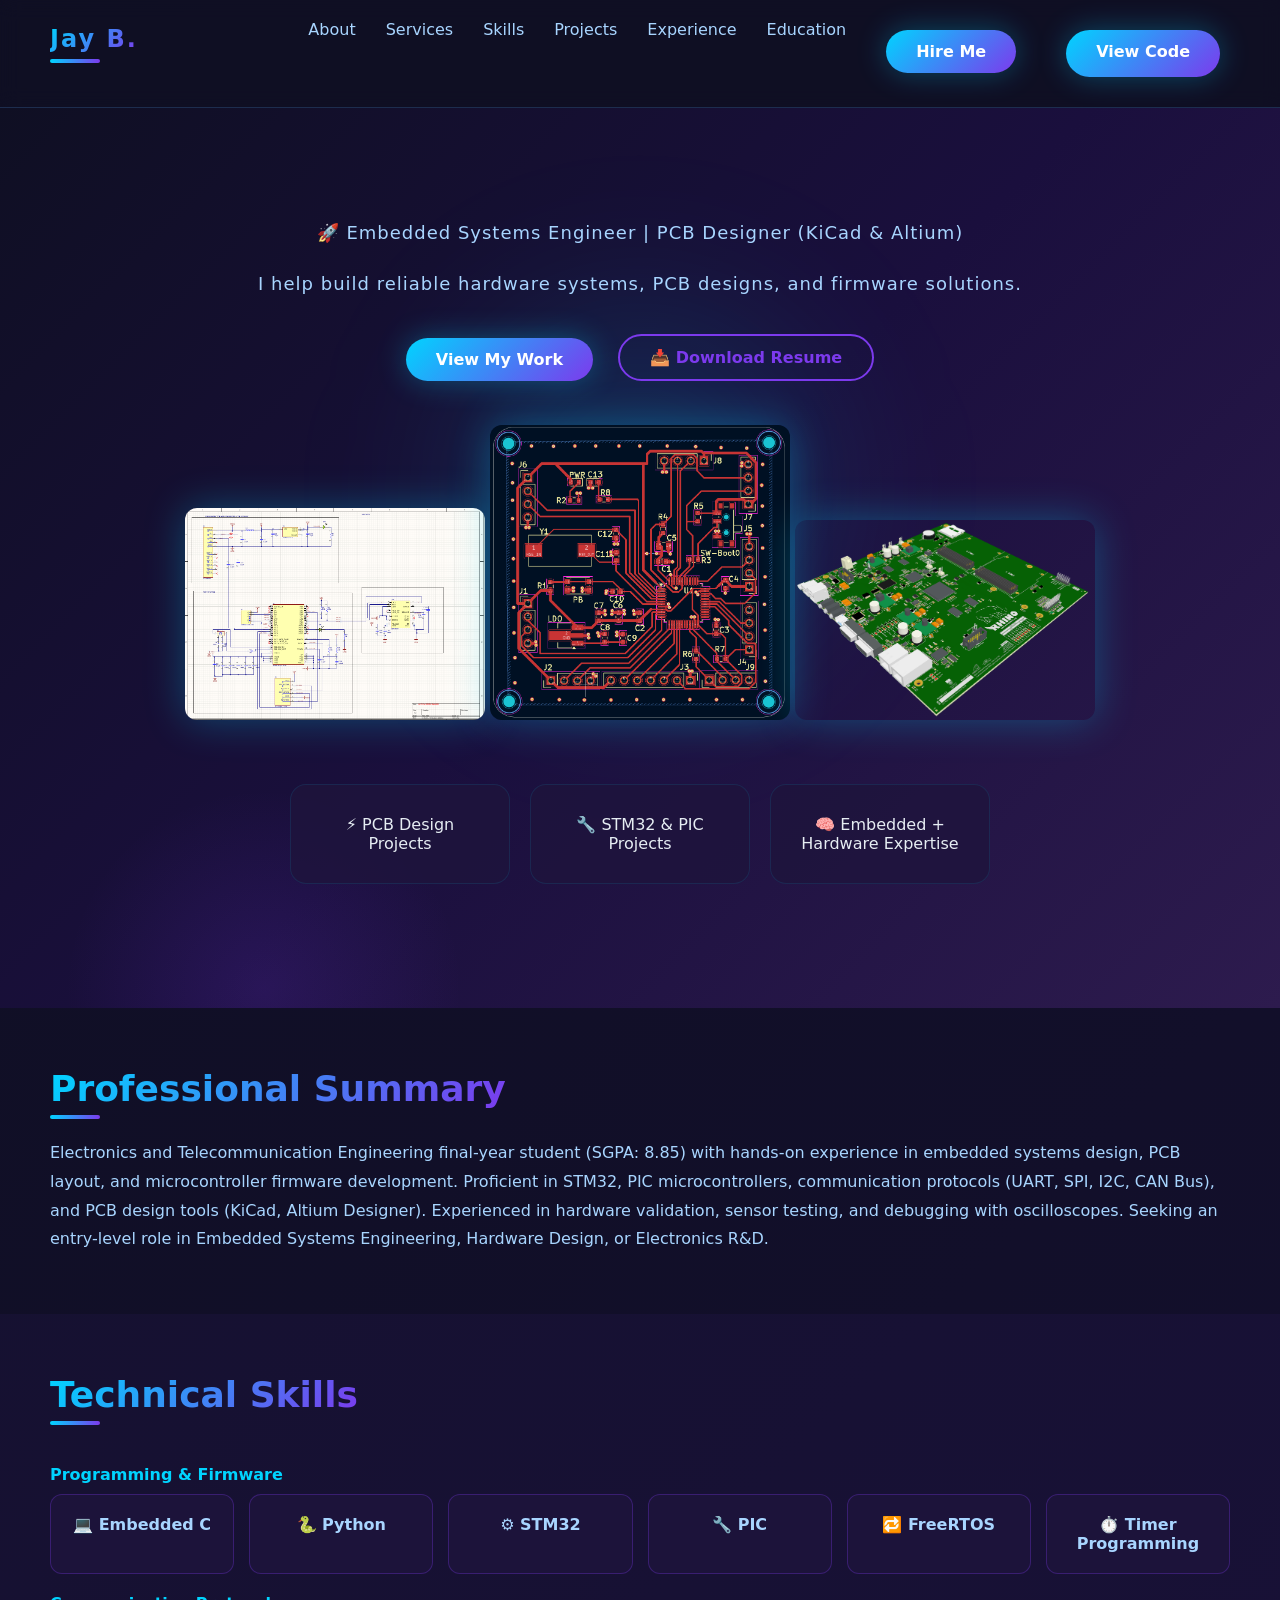
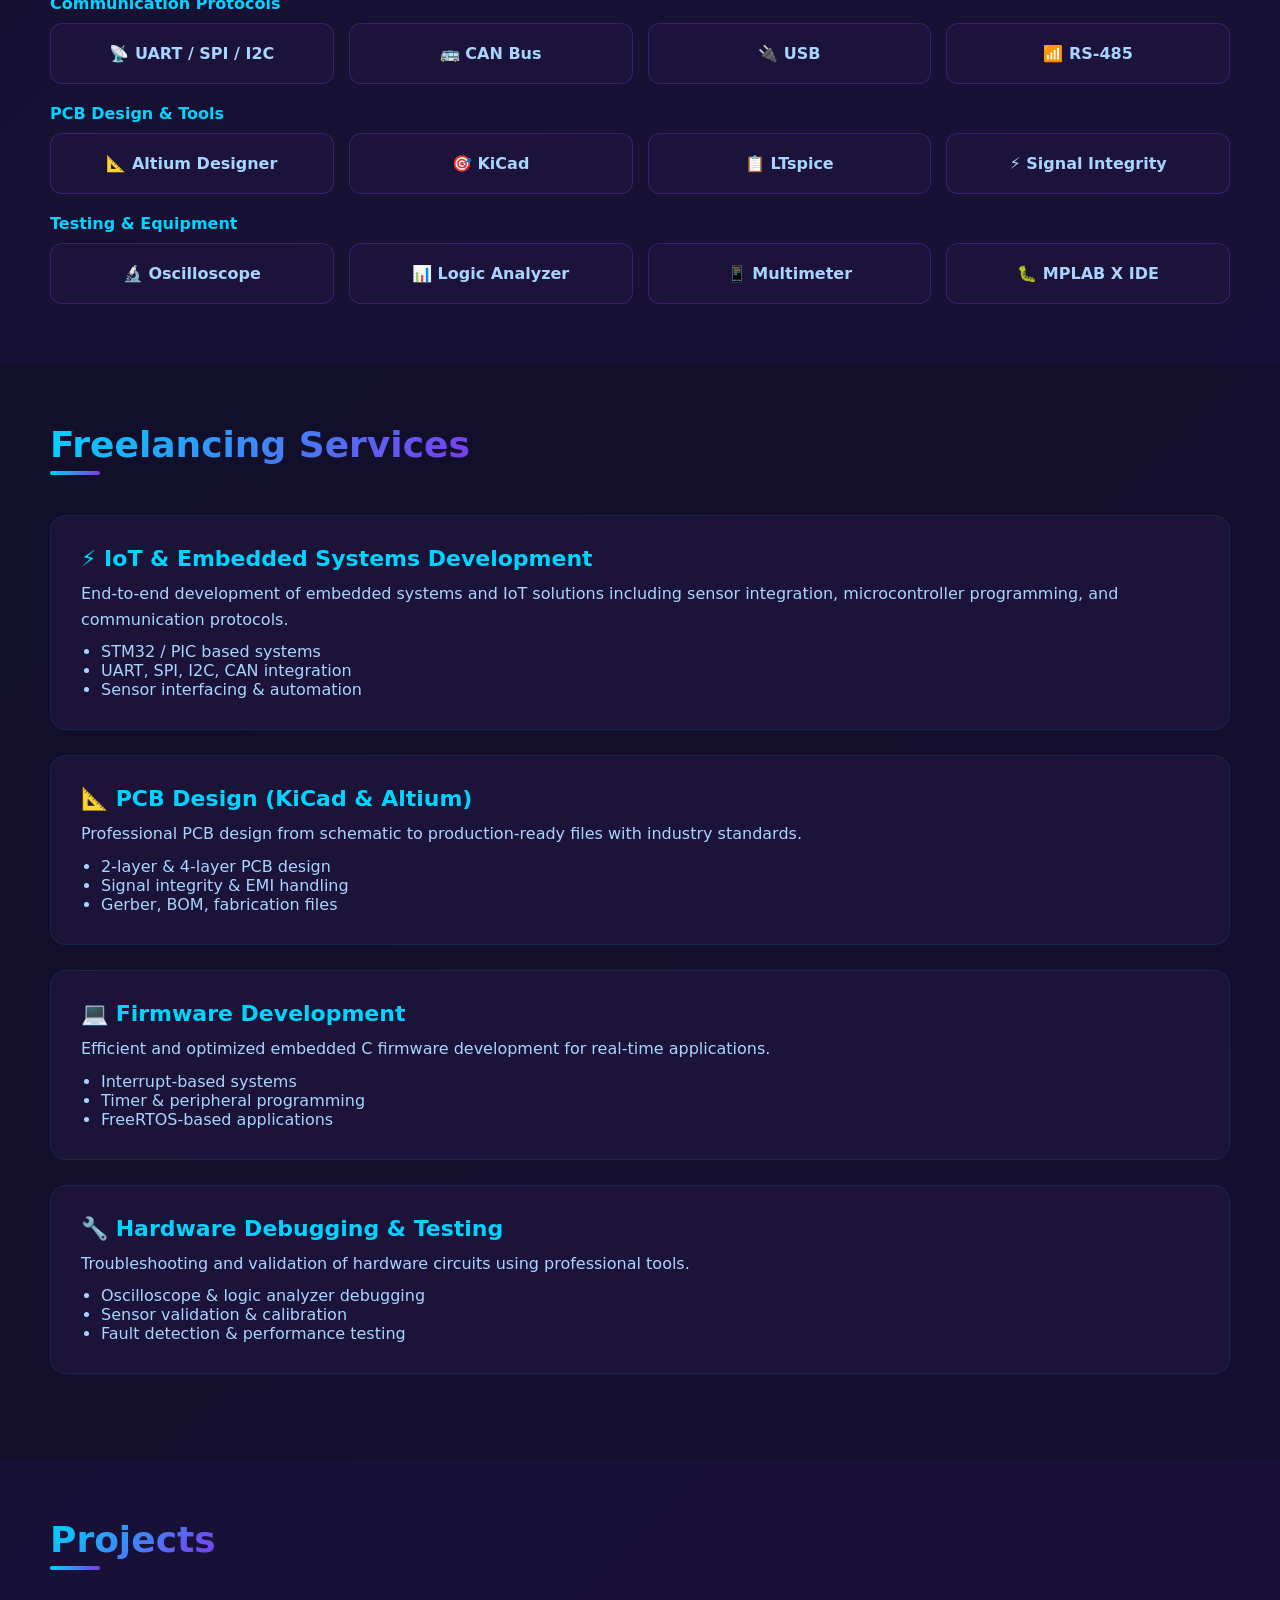
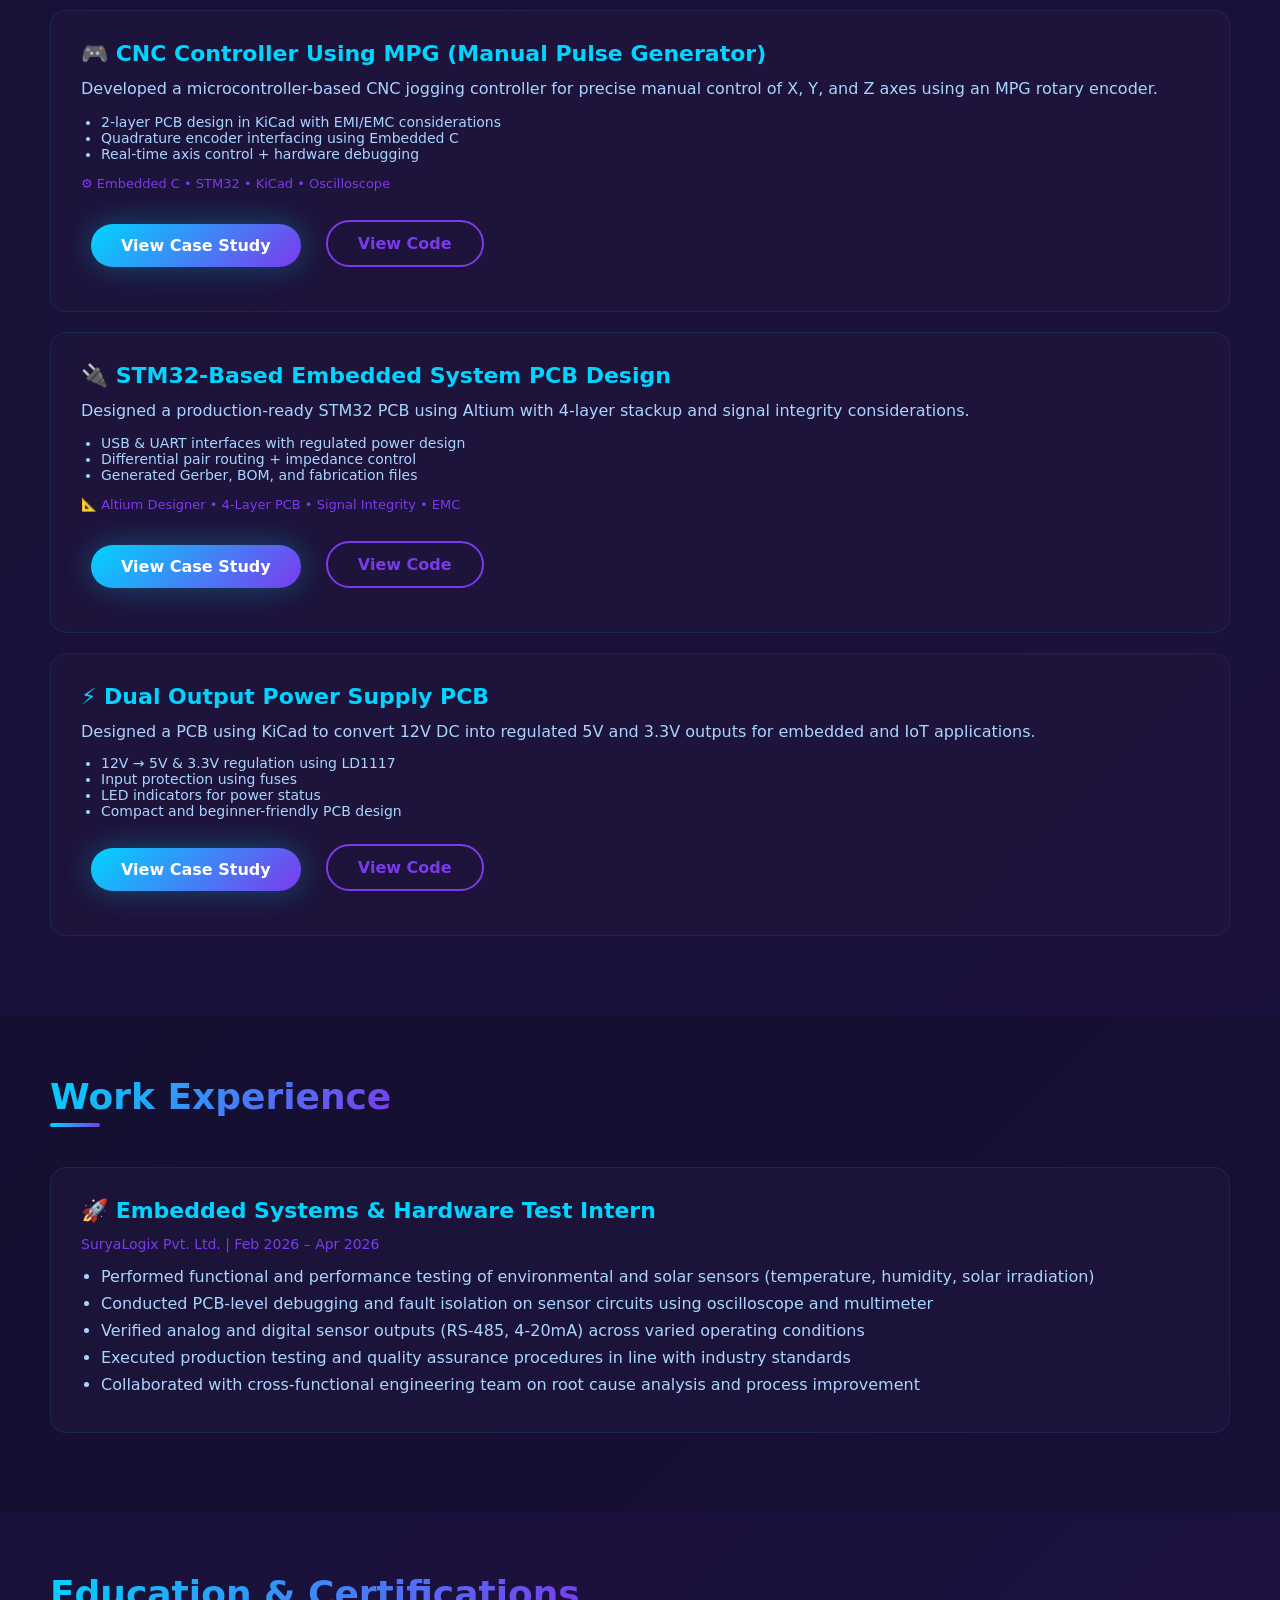
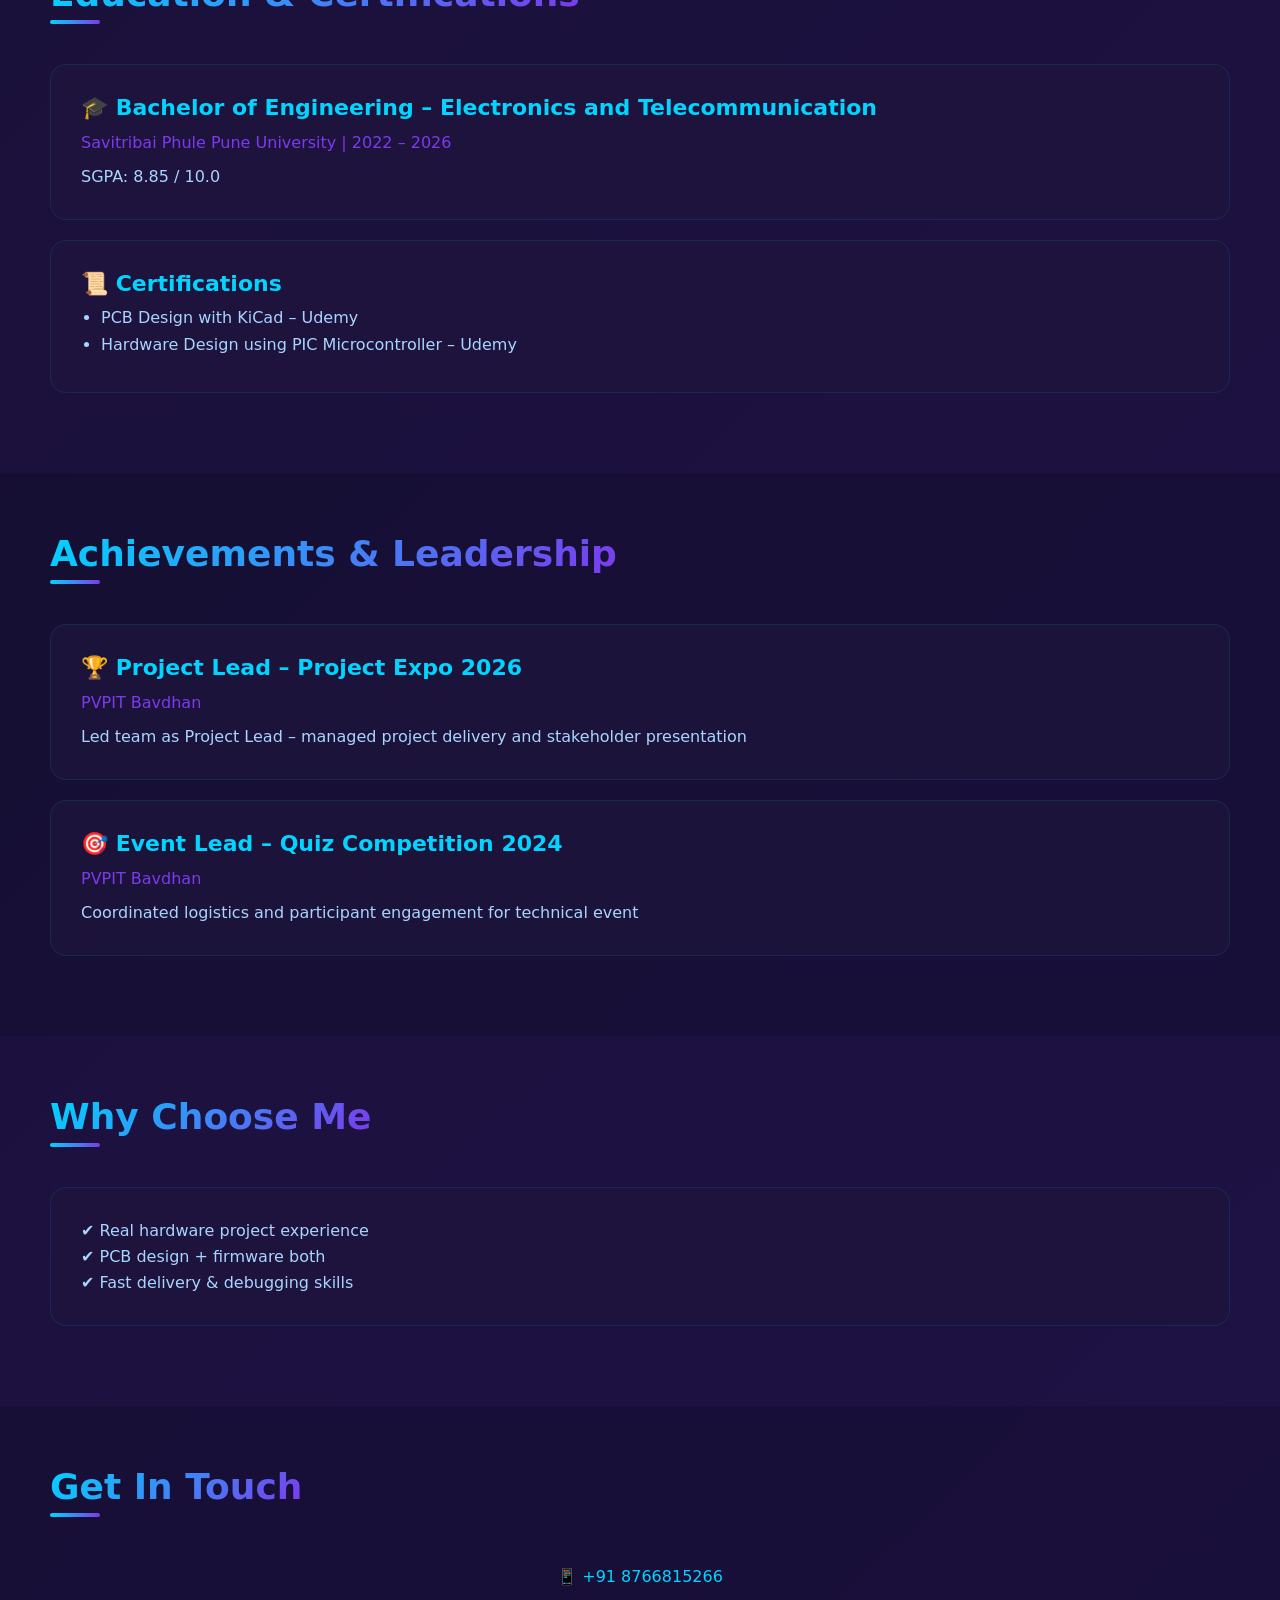
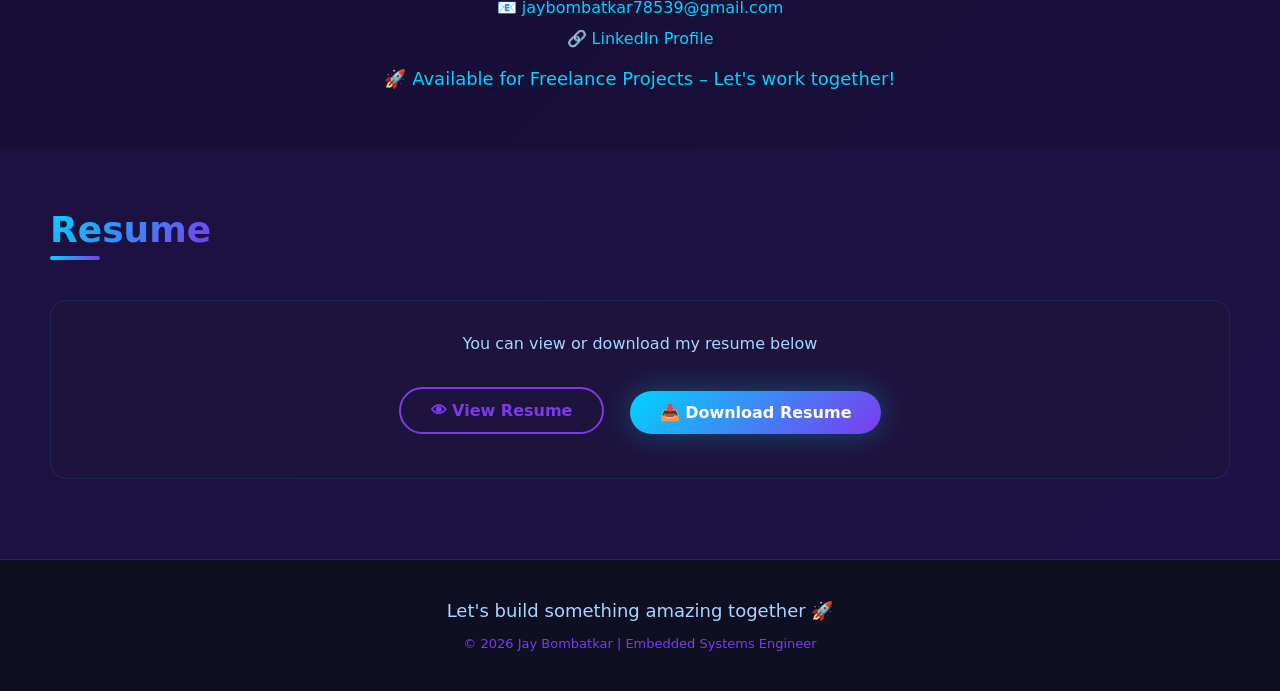
<file: index.html>
<!DOCTYPE html>
<html lang="en">
<head>
  <meta charset="UTF-8">
  <meta name="viewport" content="width=device-width, initial-scale=1.0">
  <title>Jay Bombatkar | Embedded Engineer</title>
  <link rel="stylesheet" href="style.css">
</head>
<body>

<nav>
  <h2>Jay B.</h2>
  <ul>
    <li><a href="#about">About</a></li>
    <li><a href="#services">Services</a></li>
    <li><a href="#skills">Skills</a></li>
    <li><a href="#projects">Projects</a></li>
    <li><a href="#experience">Experience</a></li>
    <li><a href="#education">Education</a></li>
    <li><a href="#contact" class="btn">Hire Me</a></li>
    <a href="https://github.com/jayxgithub" class="btn">View Code</a>
  </ul>
</nav>

<header class="hero">
  <div class="hero-content">

    <!-- 🔥 Strong Headline -->
    <h1 id="typing"></h1>

    <p style="font-size:18px; margin-top:10px;">
      🚀 Embedded Systems Engineer | PCB Designer (KiCad & Altium)
    </p>

    <p style="margin-top:10px; color:#a8d5ff;">
      I help build reliable hardware systems, PCB designs, and firmware solutions.
    </p>

    <!-- 🔥 Buttons -->
    <div class="hero-buttons">
      <a href="#projects" class="btn">View My Work</a>
      <a href="assets/Jay_Bombatkar_Resume.pdf" download class="btn-outline">📥 Download Resume</a>
    </div>

    <!-- 🖼 PCB IMAGE -->
    <img src="assets/pcb1.png"
         style="width:300px; margin-top:30px; border-radius:12px; box-shadow:0 0 40px rgba(0,212,255,0.3);">
    
    <img src="assets/pcb2.png"
         style="width:300px; margin-top:30px; border-radius:12px; box-shadow:0 0 40px rgba(0,212,255,0.3);">
    
    <img src="assets/pcb3.png"
         style="width:300px; margin-top:30px; border-radius:12px; box-shadow:0 0 40px rgba(0,212,255,0.3);">

   
    <!-- 💡 FEATURE CARDS -->
    <div style="margin-top:40px; display:flex; justify-content:center; gap:20px; flex-wrap:wrap;">

      <div class="card" style="width:220px;">
        ⚡ PCB Design Projects
      </div>

      <div class="card" style="width:220px;">
        🔧 STM32 & PIC Projects
      </div>

      <div class="card" style="width:220px;">
        🧠 Embedded + Hardware Expertise
      </div>

    </div>

  </div>
</header>


<section id="about">
  <h2>Professional Summary</h2>
  <p style="font-size: 16px; line-height: 1.8; color: #a8d5ff;">
    Electronics and Telecommunication Engineering final-year student (SGPA: 8.85) with hands-on experience in embedded systems design, PCB layout, and microcontroller firmware development. Proficient in STM32, PIC microcontrollers, communication protocols (UART, SPI, I2C, CAN Bus), and PCB design tools (KiCad, Altium Designer). Experienced in hardware validation, sensor testing, and debugging with oscilloscopes. Seeking an entry-level role in Embedded Systems Engineering, Hardware Design, or Electronics R&D.
  </p>
</section>

<section id="skills">
  <h2>Technical Skills</h2>
  <div style="margin-top: 20px;">
    <h4 style="color: #00d4ff; margin-top: 20px; margin-bottom: 10px;">Programming & Firmware</h4>
    <div class="grid">
      <div>💻 Embedded C</div>
      <div>🐍 Python</div>
      <div>⚙️ STM32</div>
      <div>🔧 PIC</div>
      <div>🔁 FreeRTOS</div>
      <div>⏱️ Timer Programming</div>
    </div>
    
    <h4 style="color: #00d4ff; margin-top: 20px; margin-bottom: 10px;">Communication Protocols</h4>
    <div class="grid">
      <div>📡 UART / SPI / I2C</div>
      <div>🚌 CAN Bus</div>
      <div>🔌 USB</div>
      <div>📶 RS-485</div>
    </div>
    
    <h4 style="color: #00d4ff; margin-top: 20px; margin-bottom: 10px;">PCB Design & Tools</h4>
    <div class="grid">
      <div>📐 Altium Designer</div>
      <div>🎯 KiCad</div>
      <div>📋 LTspice</div>
      <div>⚡ Signal Integrity</div>
    </div>
    
    <h4 style="color: #00d4ff; margin-top: 20px; margin-bottom: 10px;">Testing & Equipment</h4>
    <div class="grid">
      <div>🔬 Oscilloscope</div>
      <div>📊 Logic Analyzer</div>
      <div>📱 Multimeter</div>
      <div>🐛 MPLAB X IDE</div>
    </div>
  </div>
</section>

<section id="services">
  <h2>Freelancing Services</h2>

  <div class="card">
    <h3>⚡ IoT & Embedded Systems Development</h3>
    <p>
      End-to-end development of embedded systems and IoT solutions including sensor integration,
      microcontroller programming, and communication protocols.
    </p>
    <ul style="margin-top: 10px; margin-left: 20px; color: #a8d5ff;">
      <li>STM32 / PIC based systems</li>
      <li>UART, SPI, I2C, CAN integration</li>
      <li>Sensor interfacing & automation</li>
    </ul>
  </div>

  <div class="card">
    <h3>📐 PCB Design (KiCad & Altium)</h3>
    <p>
      Professional PCB design from schematic to production-ready files with industry standards.
    </p>
    <ul style="margin-top: 10px; margin-left: 20px; color: #a8d5ff;">
      <li>2-layer & 4-layer PCB design</li>
      <li>Signal integrity & EMI handling</li>
      <li>Gerber, BOM, fabrication files</li>
    </ul>
  </div>

  <div class="card">
    <h3>💻 Firmware Development</h3>
    <p>
      Efficient and optimized embedded C firmware development for real-time applications.
    </p>
    <ul style="margin-top: 10px; margin-left: 20px; color: #a8d5ff;">
      <li>Interrupt-based systems</li>
      <li>Timer & peripheral programming</li>
      <li>FreeRTOS-based applications</li>
    </ul>
  </div>

  <div class="card">
    <h3>🔧 Hardware Debugging & Testing</h3>
    <p>
      Troubleshooting and validation of hardware circuits using professional tools.
    </p>
    <ul style="margin-top: 10px; margin-left: 20px; color: #a8d5ff;">
      <li>Oscilloscope & logic analyzer debugging</li>
      <li>Sensor validation & calibration</li>
      <li>Fault detection & performance testing</li>
    </ul>
  </div>

</section>

<section id="projects">
  <h2>Projects</h2>

  <div class="card">
  <h3>🎮 CNC Controller Using MPG (Manual Pulse Generator)</h3>

  <p>
    Developed a microcontroller-based CNC jogging controller for precise manual control of X, Y, and Z axes using an MPG rotary encoder.
  </p>

  <ul style="margin: 12px 0 12px 20px; color: #a8d5ff; font-size: 14px;">
    <li>2-layer PCB design in KiCad with EMI/EMC considerations</li>
    <li>Quadrature encoder interfacing using Embedded C</li>
    <li>Real-time axis control + hardware debugging</li>
  </ul>

  <p style="font-size: 13px; color: #7c3aed; margin-top: 12px; margin-bottom: 15px;">
    ⚙️ Embedded C • STM32 • KiCad • Oscilloscope
  </p>

  <!-- 🔥 Buttons -->
  <div style="margin-top:15px;">
    <a href="projects/cnc-controller.html" class="btn">View Case Study</a>
    <a href="https://github.com/yourusername/cnc-controller" class="btn-outline">View Code</a>
  </div>
</div>

  <div class="card">
  <h3>🔌 STM32-Based Embedded System PCB Design</h3>

  <p>
    Designed a production-ready STM32 PCB using Altium with 4-layer stackup and signal integrity considerations.
  </p>

  <ul style="margin: 12px 0 12px 20px; color: #a8d5ff; font-size: 14px;">
    <li>USB & UART interfaces with regulated power design</li>
    <li>Differential pair routing + impedance control</li>
    <li>Generated Gerber, BOM, and fabrication files</li>
  </ul>

  <p style="font-size: 13px; color: #7c3aed; margin-top: 12px; margin-bottom: 15px;">
    📐 Altium Designer • 4-Layer PCB • Signal Integrity • EMC
  </p>

  <!-- 🔥 Buttons -->
  <div style="margin-top:15px;">
    <a href="projects/stm32-pcb.html" class="btn">View Case Study</a>
    <a href="https://github.com/yourusername/stm32-pcb" class="btn-outline">View Code</a>
  </div>
</div>

  <div class="card">
  <h3>⚡ Dual Output Power Supply PCB</h3>

  <p>
    Designed a PCB using KiCad to convert 12V DC into regulated 5V and 3.3V outputs 
    for embedded and IoT applications.
  </p>

  <ul style="margin: 10px 0 10px 20px; color: #a8d5ff; font-size: 14px;">
    <li>12V → 5V & 3.3V regulation using LD1117</li>
    <li>Input protection using fuses</li>
    <li>LED indicators for power status</li>
    <li>Compact and beginner-friendly PCB design</li>
  </ul>

  <!-- 🔗 Buttons -->
  <div style="margin-top: 15px;">
    <a href="projects/power-supply.html" class="btn">View Case Study</a>
    <a href="https://github.com/jayxgithub/Dual-Output-Power-Supply-PCB-12V-5V-3.3V-" class="btn-outline">View Code</a>
  </div>
</div>

</section>

<section id="experience">
  <h2>Work Experience</h2>
  <div class="card">
    <h3>🚀 Embedded Systems & Hardware Test Intern</h3>
    <p style="font-size: 14px; color: #7c3aed; margin-bottom: 12px;">SuryaLogix Pvt. Ltd. | Feb 2026 – Apr 2026</p>
    <ul style="margin-top: 12px; margin-left: 20px;">
      <li style="color: #a8d5ff; margin: 8px 0;">Performed functional and performance testing of environmental and solar sensors (temperature, humidity, solar irradiation)</li>
      <li style="color: #a8d5ff; margin: 8px 0;">Conducted PCB-level debugging and fault isolation on sensor circuits using oscilloscope and multimeter</li>
      <li style="color: #a8d5ff; margin: 8px 0;">Verified analog and digital sensor outputs (RS-485, 4-20mA) across varied operating conditions</li>
      <li style="color: #a8d5ff; margin: 8px 0;">Executed production testing and quality assurance procedures in line with industry standards</li>
      <li style="color: #a8d5ff; margin: 8px 0;">Collaborated with cross-functional engineering team on root cause analysis and process improvement</li>
    </ul>
  </div>
</section>

<section id="education">
  <h2>Education & Certifications</h2>
  <div class="card">
    <h3>🎓 Bachelor of Engineering – Electronics and Telecommunication</h3>
    <p style="color: #7c3aed; margin-bottom: 8px;">Savitribai Phule Pune University | 2022 – 2026</p>
    <p style="color: #a8d5ff;">SGPA: 8.85 / 10.0</p>
  </div>
  
  <div class="card">
    <h3>📜 Certifications</h3>
    <ul style="margin-top: 12px; margin-left: 20px;">
      <li style="color: #a8d5ff; margin: 8px 0;">PCB Design with KiCad – Udemy</li>
      <li style="color: #a8d5ff; margin: 8px 0;">Hardware Design using PIC Microcontroller – Udemy</li>
    </ul>
  </div>
</section>

<section id="achievements">
  <h2>Achievements & Leadership</h2>
  <div class="card">
    <h3>🏆 Project Lead – Project Expo 2026</h3>
    <p style="color: #7c3aed; margin-bottom: 8px;">PVPIT Bavdhan</p>
    <p style="color: #a8d5ff;">Led team as Project Lead – managed project delivery and stakeholder presentation</p>
  </div>
  
  <div class="card">
    <h3>🎯 Event Lead – Quiz Competition 2024</h3>
    <p style="color: #7c3aed; margin-bottom: 8px;">PVPIT Bavdhan</p>
    <p style="color: #a8d5ff;">Coordinated logistics and participant engagement for technical event</p>
  </div>
</section>

<section>
  <h2>Why Choose Me</h2>

  <div class="card">
    <p>✔ Real hardware project experience</p>
    <p>✔ PCB design + firmware both</p>
    <p>✔ Fast delivery & debugging skills</p>
  </div>
</section>

<section id="contact">
  <h2>Get In Touch</h2>
  <div style="text-align: center; margin-top: 30px;">
    <p style="font-size: 16px; color: #a8d5ff; margin: 12px 0;">📱 <a href="tel:+918766815266" style="color: #00d4ff; text-decoration: none;">+91 8766815266</a></p>
    <p style="font-size: 16px; color: #a8d5ff; margin: 12px 0;">📧 <a href="mailto:jaybombatkar78539@gmail.com" style="color: #00d4ff; text-decoration: none;">jaybombatkar78539@gmail.com</a></p>
    <p style="font-size: 16px; color: #a8d5ff; margin: 12px 0;">🔗 <a href="https://www.linkedin.com/in/jay-bombatkar-2436332b5/" target="_blank" style="color: #00d4ff; text-decoration: none;">LinkedIn Profile</a></p>
    <p style="margin-top: 20px; font-size: 18px; color: #00d4ff;">
  🚀 Available for Freelance Projects – Let's work together!
</p> 
</div>
</section>

<section id="resume">
  <h2>Resume</h2>

  <div class="card" style="text-align:center;">
    <p style="margin-bottom:20px; color:#a8d5ff;">
      You can view or download my resume below
    </p>

    <a href="assets/Jay_Bombatkar_Resume.pdf" target="_blank" class="btn-outline">👁 View Resume</a>
    <a href="assets/Jay_Bombatkar_Resume.pdf" download class="btn">📥 Download Resume</a>
  </div>
</section>

<footer>
  <p style="margin-bottom: 10px; font-size: 18px;">Let's build something amazing together 🚀</p>
  <p style="font-size: 13px; color: #7c3aed; margin-top: 15px;">© 2026 Jay Bombatkar | Embedded Systems Engineer</p>
</footer>

</body>
</html>
</file>
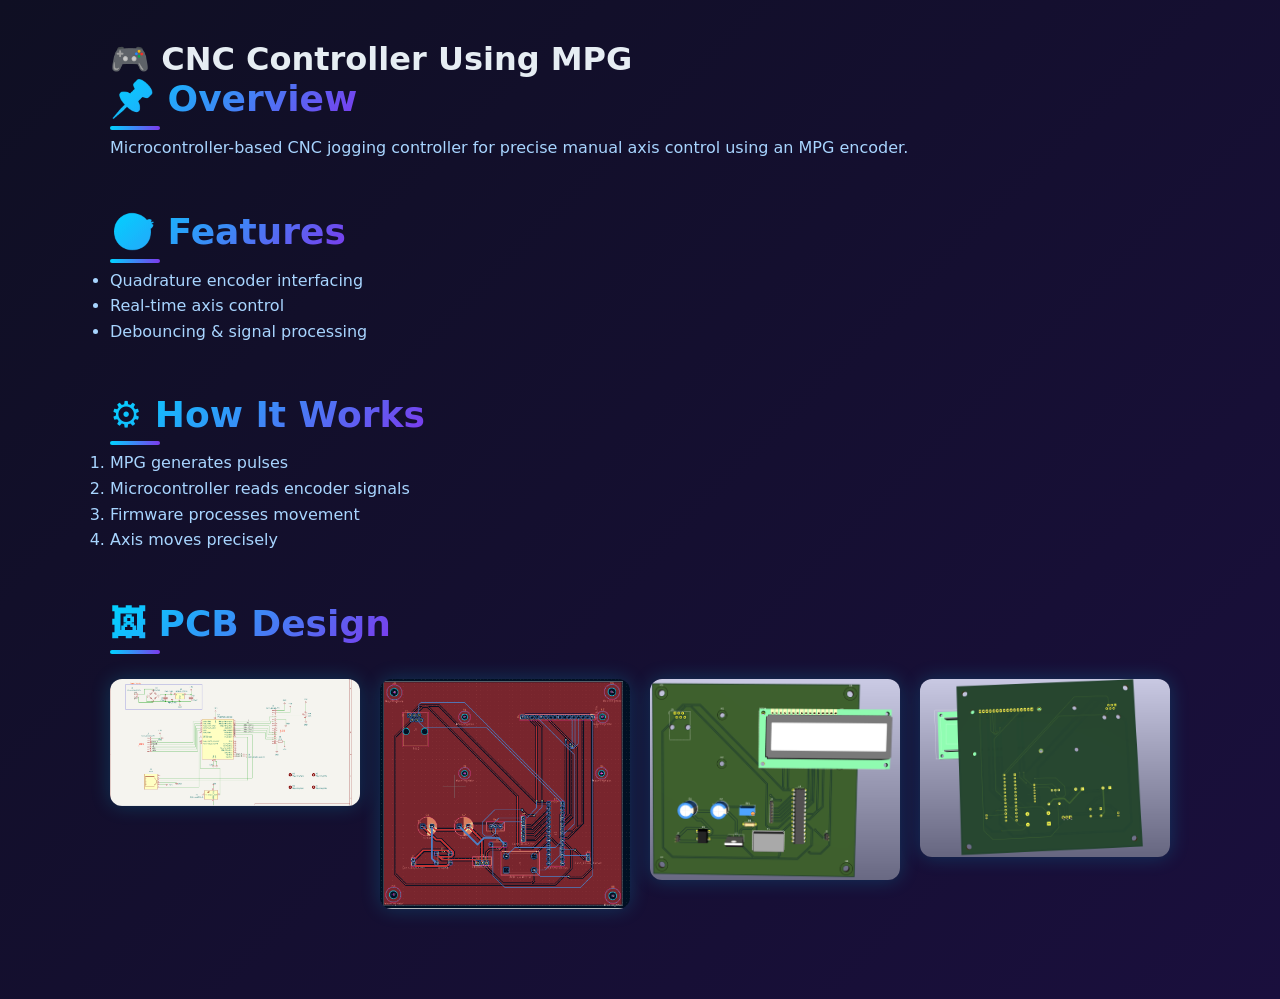
<file: projects/cnc-controller.html>
<!DOCTYPE html>
<html lang="en">
<head>
  <meta charset="UTF-8">
  <title>CNC Controller Using MPG</title>
  <link rel="stylesheet" href="../style.css">

  <style>
    .container { max-width: 1100px; margin: auto; padding: 40px 20px; }
    .section { margin-bottom: 50px; }
    .section h2 { margin-bottom: 15px; }
    .section p, li { color: #a8d5ff; line-height: 1.6; }

    .pcb-gallery {
      display: grid;
      grid-template-columns: repeat(auto-fit, minmax(250px, 1fr));
      gap: 20px;
      margin-top: 20px;
    }

    .pcb-gallery img {
      width: 100%;
      border-radius: 12px;
      transition: 0.3s;
      box-shadow: 0 0 20px rgba(0,212,255,0.2);
    }

    .pcb-gallery img:hover {
      transform: scale(1.05);
      box-shadow: 0 0 40px rgba(0,212,255,0.5);
    }
  </style>
</head>

<body>

<div class="container">

  <h1>🎮 CNC Controller Using MPG</h1>

  <div class="section">
    <h2>📌 Overview</h2>
    <p>
      Microcontroller-based CNC jogging controller for precise manual axis control using an MPG encoder.
    </p>
  </div>

  <div class="section">
    <h2>🎯 Features</h2>
    <ul>
      <li>Quadrature encoder interfacing</li>
      <li>Real-time axis control</li>
      <li>Debouncing & signal processing</li>
    </ul>
  </div>

  <div class="section">
    <h2>⚙️ How It Works</h2>
    <ol>
      <li>MPG generates pulses</li>
      <li>Microcontroller reads encoder signals</li>
      <li>Firmware processes movement</li>
      <li>Axis moves precisely</li>
    </ol>
  </div>

  <div class="section">
    <h2>🖼 PCB Design</h2>
    <div class="pcb-gallery">
      <img src="..\assets\cnc\pcb1.png">
      <img src="..\assets\cnc\pcb2.png">
      <img src="..\assets\cnc\pcb3.png">
      <img src="..\assets\cnc\pcb4.png">
    </div>
  </div>

</div>

</body>
</html>
</file>
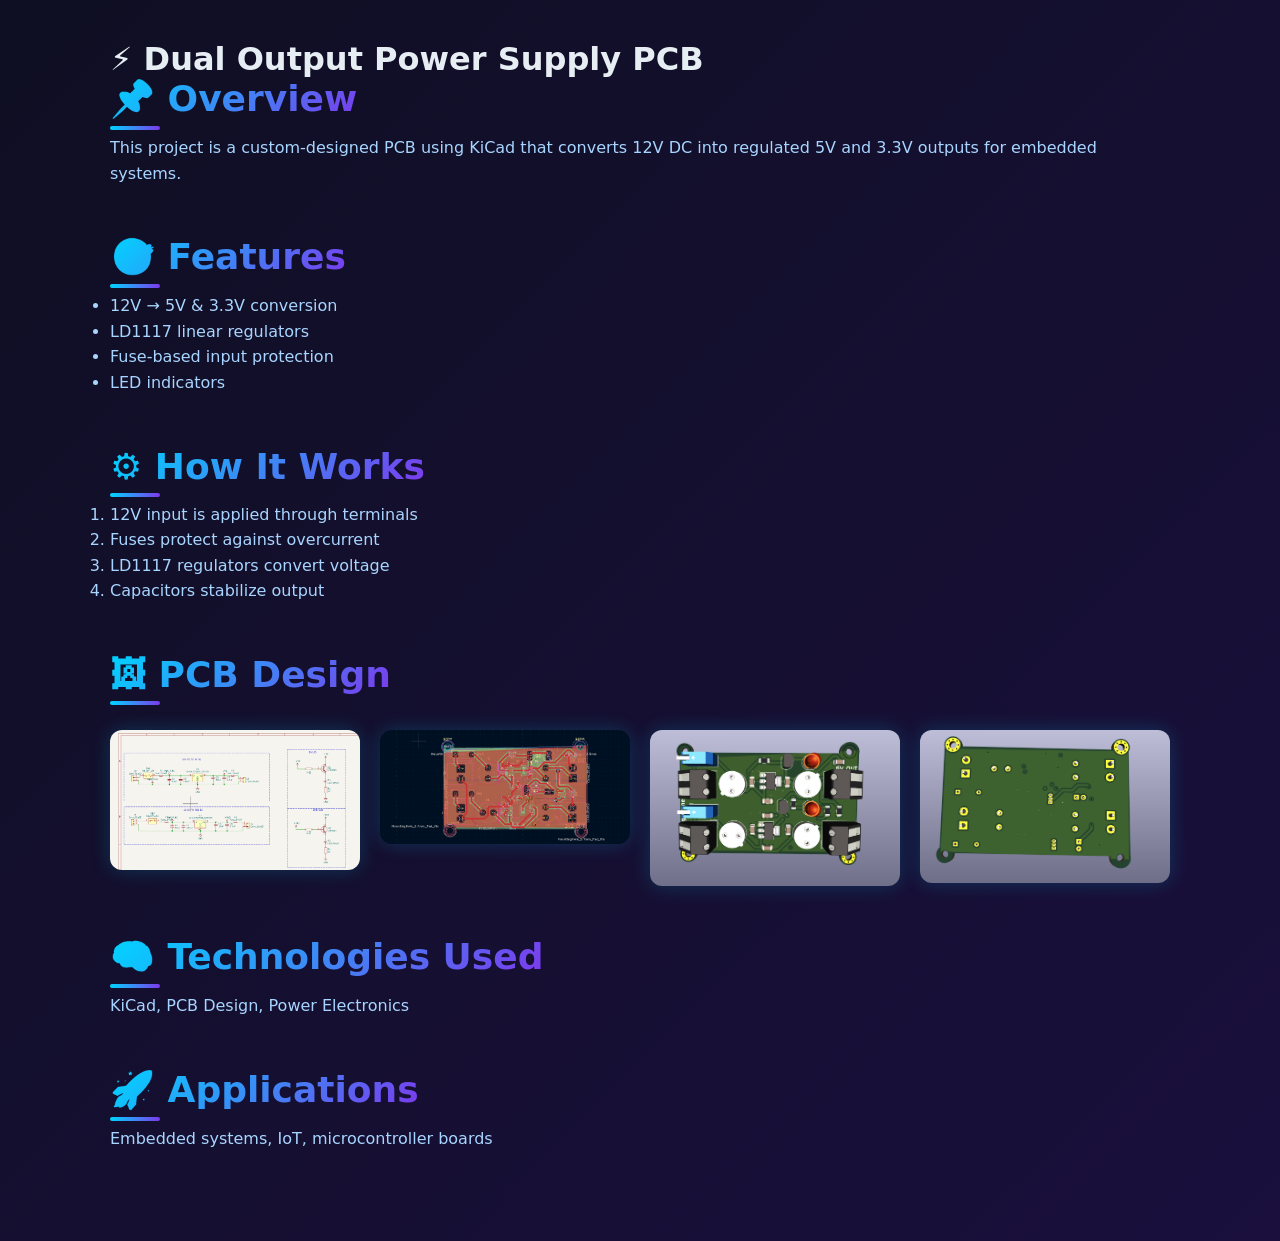
<file: projects/power-supply.html>
<!DOCTYPE html>
<html lang="en">
<head>
  <meta charset="UTF-8">
  <title>Dual Output Power Supply PCB</title>
  <link rel="stylesheet" href="../style.css">

  <style>
    .container {
      max-width: 1100px;
      margin: auto;
      padding: 40px 20px;
    }

    .section {
      margin-bottom: 50px;
    }

    .section h2 {
      margin-bottom: 15px;
    }

    .section p, li {
      color: #a8d5ff;
      line-height: 1.6;
    }

    /* 🔥 Image Grid */
    .pcb-gallery {
      display: grid;
      grid-template-columns: repeat(auto-fit, minmax(250px, 1fr));
      gap: 20px;
      margin-top: 20px;
    }

    .pcb-gallery img {
      width: 100%;
      border-radius: 12px;
      transition: 0.3s;
      box-shadow: 0 0 20px rgba(0,212,255,0.2);
    }

    .pcb-gallery img:hover {
      transform: scale(1.05);
      box-shadow: 0 0 40px rgba(0,212,255,0.5);
    }
  </style>
</head>

<body>

<div class="container">

  <h1>⚡ Dual Output Power Supply PCB</h1>

  <!-- 📌 Overview -->
  <div class="section">
    <h2>📌 Overview</h2>
    <p>
      This project is a custom-designed PCB using KiCad that converts 12V DC into
      regulated 5V and 3.3V outputs for embedded systems.
    </p>
  </div>

  <!-- 🎯 Features -->
  <div class="section">
    <h2>🎯 Features</h2>
    <ul>
      <li>12V → 5V & 3.3V conversion</li>
      <li>LD1117 linear regulators</li>
      <li>Fuse-based input protection</li>
      <li>LED indicators</li>
    </ul>
  </div>

  <!-- ⚙️ How It Works -->
  <div class="section">
    <h2>⚙️ How It Works</h2>
    <ol>
      <li>12V input is applied through terminals</li>
      <li>Fuses protect against overcurrent</li>
      <li>LD1117 regulators convert voltage</li>
      <li>Capacitors stabilize output</li>
    </ol>
  </div>

  <!-- 🖼 PCB Images -->
  <div class="section">
    <h2>🖼 PCB Design</h2>

    <div class="pcb-gallery">
      <img src="../assets/project-images/power-pcb1.png">
      <img src="../assets/project-images/power-pcb2.png">
      <img src="../assets/project-images/power-pcb3.png">
      <img src="../assets/project-images/power-pcb4.png">
    </div>
  </div>

  <!-- 🧠 Tech -->
  <div class="section">
    <h2>🧠 Technologies Used</h2>
    <p>KiCad, PCB Design, Power Electronics</p>
  </div>

  <!-- 🚀 Applications -->
  <div class="section">
    <h2>🚀 Applications</h2>
    <p>Embedded systems, IoT, microcontroller boards</p>
  </div>

</div>

</body>
</html>
</file>
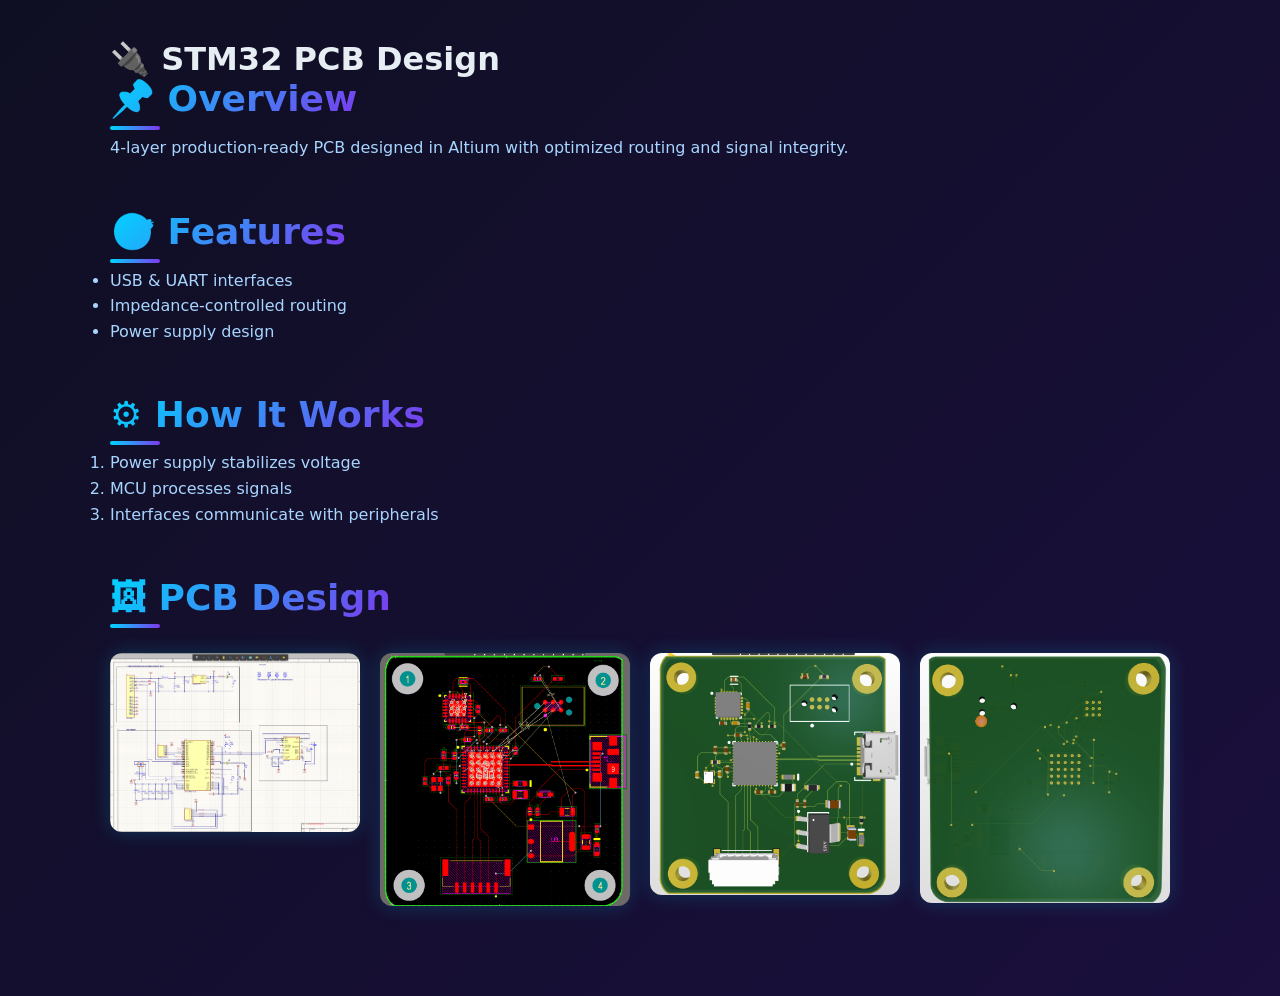
<file: projects/stm32-pcb.html>
<!DOCTYPE html>
<html lang="en">
<head>
  <meta charset="UTF-8">
  <title>STM32 PCB Design</title>
  <link rel="stylesheet" href="../style.css">

  <style>
    .container { max-width: 1100px; margin: auto; padding: 40px 20px; }
    .section { margin-bottom: 50px; }
    .section h2 { margin-bottom: 15px; }
    .section p, li { color: #a8d5ff; line-height: 1.6; }

    .pcb-gallery {
      display: grid;
      grid-template-columns: repeat(auto-fit, minmax(250px, 1fr));
      gap: 20px;
      margin-top: 20px;
    }

    .pcb-gallery img {
      width: 100%;
      border-radius: 12px;
      transition: 0.3s;
      box-shadow: 0 0 20px rgba(0,212,255,0.2);
    }

    .pcb-gallery img:hover {
      transform: scale(1.05);
      box-shadow: 0 0 40px rgba(0,212,255,0.5);
    }
  </style>
</head>

<body>

<div class="container">

  <h1>🔌 STM32 PCB Design</h1>

  <div class="section">
    <h2>📌 Overview</h2>
    <p>
      4-layer production-ready PCB designed in Altium with optimized routing and signal integrity.
    </p>
  </div>

  <div class="section">
    <h2>🎯 Features</h2>
    <ul>
      <li>USB & UART interfaces</li>
      <li>Impedance-controlled routing</li>
      <li>Power supply design</li>
    </ul>
  </div>

  <div class="section">
    <h2>⚙️ How It Works</h2>
    <ol>
      <li>Power supply stabilizes voltage</li>
      <li>MCU processes signals</li>
      <li>Interfaces communicate with peripherals</li>
    </ol>
  </div>

  <div class="section">
    <h2>🖼 PCB Design</h2>
    <div class="pcb-gallery">
      <img src="../assets/stmimg/stm1.png">
      <img src="../assets/stmimg/stm2.png">
      <img src="../assets/stmimg/stm3.png">
      <img src="../assets/stmimg/stm4.png">
    </div>
  </div>

</div>

</body>
</html>
</file>
<file: style.css>
* {
  margin: 0;
  padding: 0;
  box-sizing: border-box;
  font-family: 'Segoe UI', system-ui, sans-serif;
}

body {
  background: linear-gradient(135deg, #0f0f23 0%, #1a0f3d 100%);
  color: #e6edf3;
  overflow-x: hidden;
}

/* Navbar */
nav {
  display: flex;
  justify-content: space-between;
  align-items: center;
  padding: 20px 50px;
  background: rgba(15, 15, 35, 0.8);
  backdrop-filter: blur(10px);
  position: sticky;
  top: 0;
  z-index: 100;
  border-bottom: 1px solid rgba(88, 166, 255, 0.2);
}

nav h2 {
  background: linear-gradient(135deg, #00d4ff, #7c3aed);
  -webkit-background-clip: text;
  -webkit-text-fill-color: transparent;
  font-size: 24px;
  letter-spacing: 2px;
}

nav ul {
  display: flex;
  list-style: none;
  gap: 30px;
}

nav ul li {
  position: relative;
}

nav a {
  text-decoration: none;
  color: #a8d5ff;
  font-weight: 500;
  transition: all 0.3s ease;
}

nav a:hover {
  color: #00d4ff;
  text-shadow: 0 0 10px rgba(0, 212, 255, 0.5);
}

/* Header */
header {
  text-align: center;
  padding: 80px 20px;
}

header h1 {
  font-size: 40px;
}

header p {
  color: #8b949e;
}

/* Sections */
section {
  padding: 60px 50px;
  position: relative;
}

section:nth-child(even) {
  background: rgba(124, 58, 237, 0.05);
}

h2 {
  margin-bottom: 30px;
  font-size: 36px;
  background: linear-gradient(135deg, #00d4ff, #7c3aed);
  -webkit-background-clip: text;
  -webkit-text-fill-color: transparent;
  position: relative;
  display: inline-block;
}

h2::after {
  content: '';
  position: absolute;
  bottom: -10px;
  left: 0;
  width: 50px;
  height: 4px;
  background: linear-gradient(90deg, #00d4ff, #7c3aed);
  border-radius: 2px;
}

/* Cards */
.card {
  background: rgba(30, 20, 60, 0.8);
  padding: 30px;
  margin: 20px 0;
  border-radius: 16px;
  transition: all 0.3s ease;
  border: 1px solid rgba(0, 212, 255, 0.1);
  position: relative;
  overflow: hidden;
}

.card::before {
  content: '';
  position: absolute;
  top: 0;
  left: -100%;
  width: 100%;
  height: 100%;
  background: linear-gradient(90deg, transparent, rgba(0, 212, 255, 0.1), transparent);
  transition: left 0.5s ease;
}

.card:hover::before {
  left: 100%;
}

.card:hover {
  transform: translateY(-8px);
  border-color: rgba(0, 212, 255, 0.3);
  box-shadow: 0 20px 50px rgba(0, 212, 255, 0.1), 0 0 50px rgba(124, 58, 237, 0.1);
}

.card h3 {
  color: #00d4ff;
  font-size: 22px;
  margin-bottom: 10px;
}

.card p {
  color: #a8d5ff;
  line-height: 1.6;
}

/* Skills Grid */
.grid {
  display: grid;
  grid-template-columns: repeat(auto-fit, minmax(140px, 1fr));
  gap: 15px;
}

.grid div {
  background: rgba(30, 20, 60, 0.8);
  padding: 20px;
  text-align: center;
  border-radius: 12px;
  border: 1px solid rgba(124, 58, 237, 0.3);
  transition: all 0.3s ease;
  font-weight: 600;
  color: #a8d5ff;
  cursor: pointer;
}

.grid div:hover {
  background: rgba(124, 58, 237, 0.2);
  border-color: rgba(0, 212, 255, 0.6);
  transform: translateY(-5px);
  box-shadow: 0 0 20px rgba(0, 212, 255, 0.3);
  color: #00d4ff;
}

/* Footer */
footer {
  text-align: center;
  padding: 40px 20px;
  background: rgba(15, 15, 35, 0.95);
  border-top: 1px solid rgba(88, 166, 255, 0.2);
}

footer p {
  color: #a8d5ff;
  font-size: 16px;
}

footer a {
  color: #00d4ff;
  text-decoration: none;
  transition: all 0.3s ease;
}

footer a:hover {
  text-shadow: 0 0 10px rgba(0, 212, 255, 0.5);
}

/* Mobile */
@media (max-width: 768px) {
  nav {
    flex-direction: column;
    align-items: center;
    gap: 15px;
  }

  nav ul {
    flex-direction: column;
    gap: 10px;
    text-align: center;
  }

  .hero h1 {
    font-size: 32px;
  }

  .hero p {
    font-size: 14px;
  }

  section {
    padding: 40px 20px;
  }

  h2 {
    font-size: 28px;
  }
}
.hero {
  height: 100vh;
  display: flex;
  justify-content: center;
  align-items: center;
  background: linear-gradient(135deg, #0f0f23 0%, #1a0f3d 50%, #2d1b4e 100%);
  position: relative;
  overflow: hidden;
  text-align: center;
}

.hero::before {
  content: '';
  position: absolute;
  top: -50%;
  right: -10%;
  width: 500px;
  height: 500px;
  background: radial-gradient(circle, rgba(0, 212, 255, 0.15) 0%, transparent 70%);
  border-radius: 50%;
  animation: float 8s ease-in-out infinite;
}

.hero::after {
  content: '';
  position: absolute;
  bottom: -20%;
  left: 5%;
  width: 400px;
  height: 400px;
  background: radial-gradient(circle, rgba(124, 58, 237, 0.15) 0%, transparent 70%);
  border-radius: 50%;
  animation: float 10s ease-in-out infinite reverse;
}

@keyframes float {
  0%, 100% { transform: translateY(0px); }
  50% { transform: translateY(30px); }
}

.hero-content {
  position: relative;
  z-index: 10;
}

.hero h1 {
  font-size: 56px;
  font-weight: 700;
  background: linear-gradient(135deg, #00d4ff 0%, #7c3aed 50%, #ff006e 100%);
  -webkit-background-clip: text;
  -webkit-text-fill-color: transparent;
  background-clip: text;
  margin-bottom: 10px;
  animation: slideInUp 0.8s ease;
}

@keyframes slideInUp {
  from { opacity: 0; transform: translateY(30px); }
  to { opacity: 1; transform: translateY(0); }
}

.hero p {
  font-size: 18px;
  color: #a8d5ff;
  margin-bottom: 30px;
  letter-spacing: 1px;
  animation: slideInUp 0.8s ease 0.2s both;
}

.hero-buttons {
  margin-top: 30px;
  animation: slideInUp 0.8s ease 0.4s both;
}

.btn, .btn-outline {
  padding: 12px 30px;
  margin: 10px;
  border-radius: 50px;
  text-decoration: none;
  font-weight: 600;
  transition: all 0.3s ease;
  display: inline-block;
  position: relative;
  overflow: hidden;
}

.btn {
  background: linear-gradient(135deg, #00d4ff, #7c3aed);
  color: white;
  box-shadow: 0 0 30px rgba(0, 212, 255, 0.3);
}

.btn:hover {
  transform: translateY(-3px);
  box-shadow: 0 0 50px rgba(0, 212, 255, 0.6);
}

.btn-outline {
  border: 2px solid #7c3aed;
  color: #7c3aed;
  background: transparent;
}

.btn-outline:hover {
  background: rgba(124, 58, 237, 0.1);
  box-shadow: 0 0 30px rgba(124, 58, 237, 0.4);
  transform: translateY(-3px);
}

#services .card {
  margin-bottom: 25px;
}

.hero-buttons a {
  margin: 10px;
}

.hero::before {
  content: '';
  position: absolute;
  width: 400px;
  height: 400px;
  background: radial-gradient(circle, rgba(0,212,255,0.2), transparent);
  top: 20%;
  left: 50%;
  transform: translateX(-50%);
  filter: blur(80px);
}
</file>
